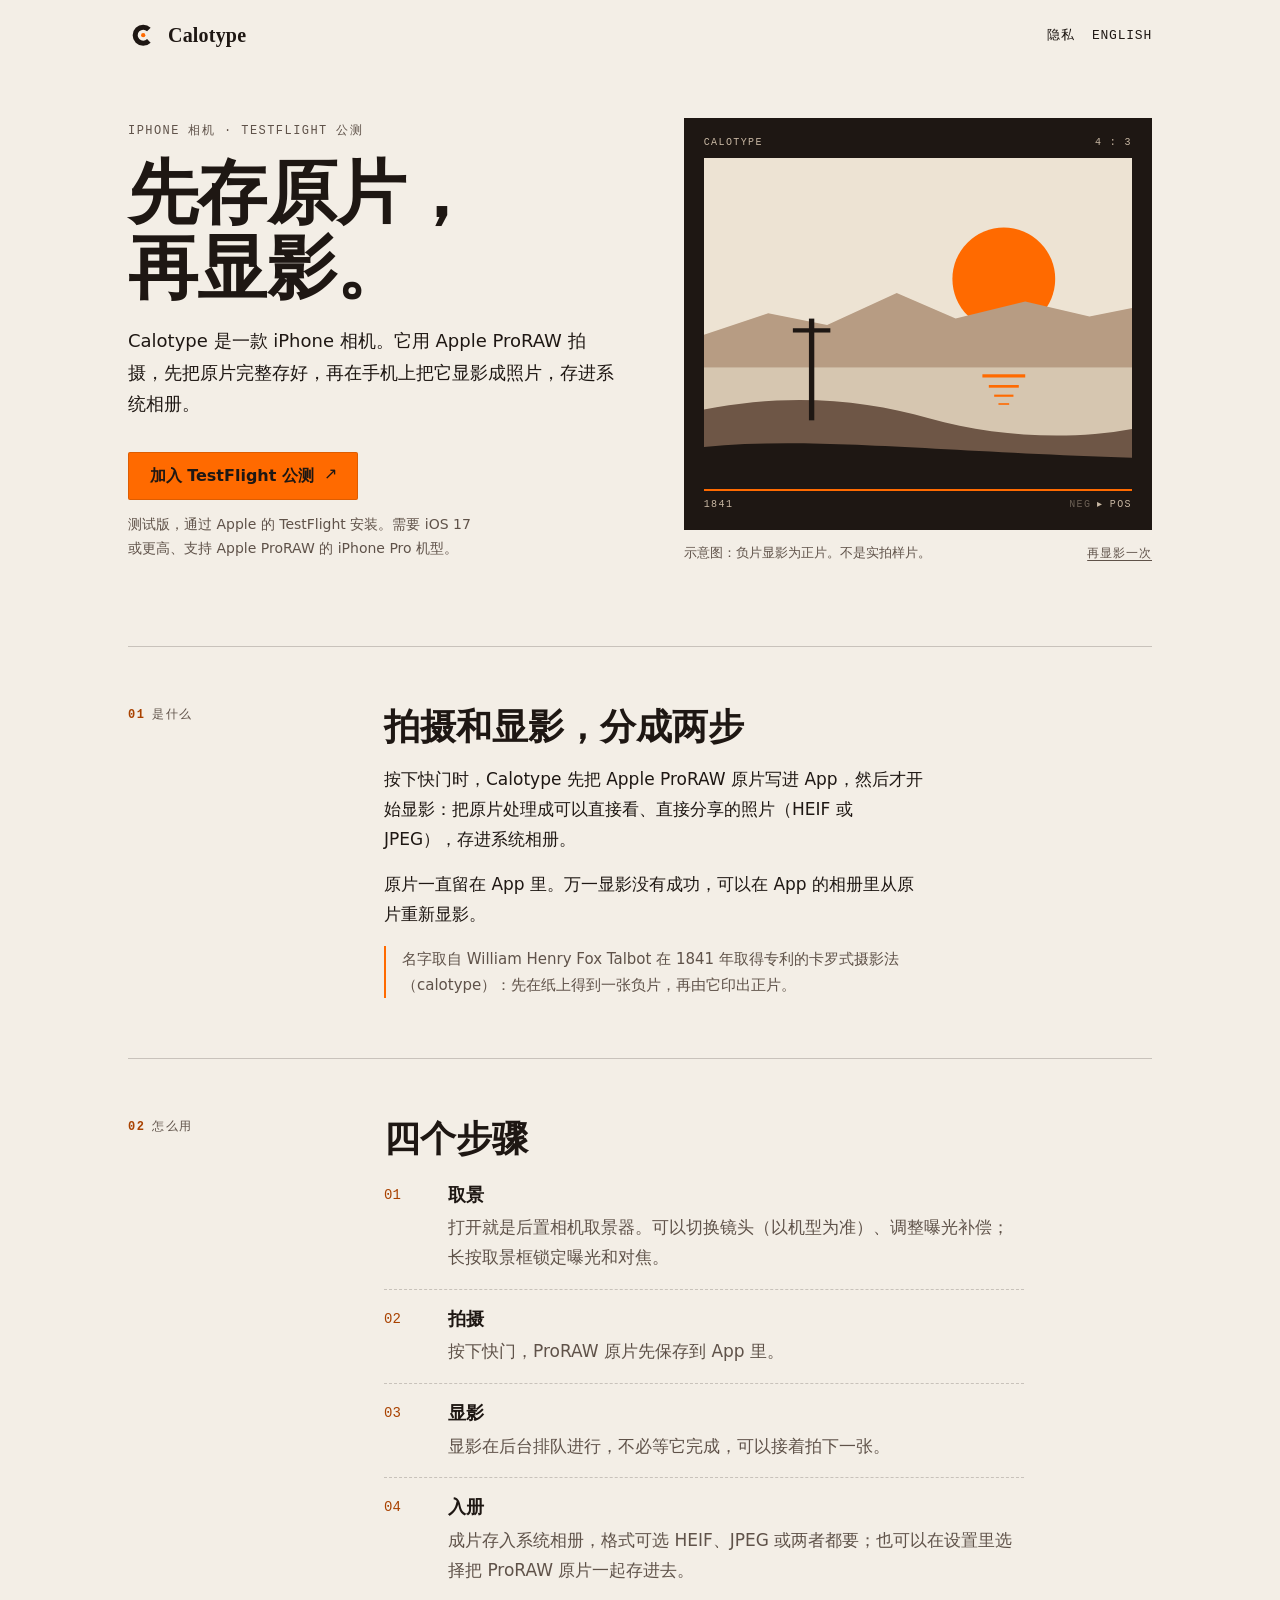
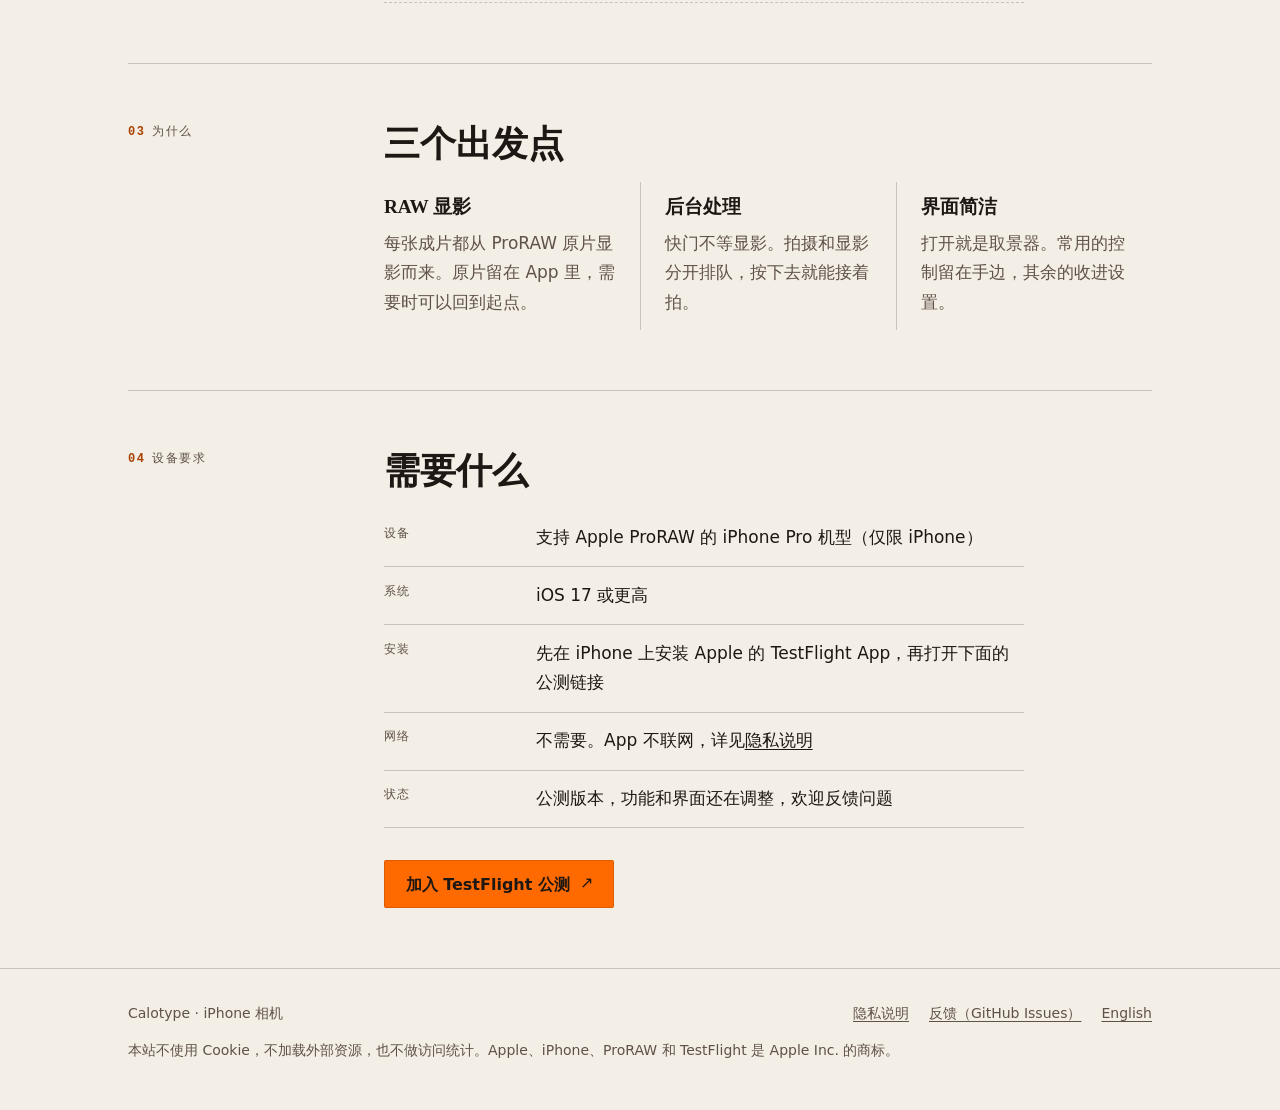
<file: index.html>
<!doctype html>
<html lang="zh-Hans">
<head>
  <meta charset="utf-8">
  <meta name="viewport" content="width=device-width, initial-scale=1">
  <meta http-equiv="Content-Security-Policy" content="default-src 'none'; style-src 'self'; script-src 'self'; img-src 'self'; base-uri 'none'; form-action 'none'">
  <meta name="referrer" content="strict-origin-when-cross-origin">
  <title>Calotype · 先存原片，再显影的 iPhone 相机</title>
  <meta name="description" content="Calotype 是一款 iPhone 相机：用 Apple ProRAW 拍摄，先把原片存好，再在手机上显影成照片。TestFlight 公测中。">
  <meta name="color-scheme" content="light dark">
  <meta name="theme-color" content="#f3eee6" media="(prefers-color-scheme: light)">
  <meta name="theme-color" content="#15100d" media="(prefers-color-scheme: dark)">
  <link rel="canonical" href="https://calotype.lfkdsk.org/">
  <link rel="alternate" hreflang="zh-Hans" href="https://calotype.lfkdsk.org/">
  <link rel="alternate" hreflang="en" href="https://calotype.lfkdsk.org/en/">
  <link rel="alternate" hreflang="x-default" href="https://calotype.lfkdsk.org/">
  <link rel="icon" href="favicon.svg" type="image/svg+xml">
  <link rel="icon" href="favicon.ico" sizes="32x32">
  <link rel="apple-touch-icon" href="apple-touch-icon.png">
  <link rel="stylesheet" href="assets/style.css">
  <meta property="og:type" content="website">
  <meta property="og:site_name" content="Calotype">
  <meta property="og:locale" content="zh_CN">
  <meta property="og:locale:alternate" content="en_US">
  <meta property="og:url" content="https://calotype.lfkdsk.org/">
  <meta property="og:title" content="Calotype · 先存原片，再显影">
  <meta property="og:description" content="用 Apple ProRAW 拍摄、在 iPhone 上显影的相机。TestFlight 公测中。">
  <meta property="og:image" content="https://calotype.lfkdsk.org/assets/og.png">
  <meta property="og:image:width" content="1200">
  <meta property="og:image:height" content="630">
  <meta property="og:image:alt" content="Calotype 的 C 形标记和名称">
  <meta name="twitter:card" content="summary_large_image">
  <script src="assets/develop.js" defer></script>
</head>
<body>
  <a class="skip" href="#main">跳到正文</a>

  <header class="wrap site-head">
    <a class="brand" href="./" aria-label="Calotype 首页">
      <svg class="mark" viewBox="0 0 1024 1024" aria-hidden="true" focusable="false">
        <path class="arc" d="M702.92 321.08A270 270 0 1 0 702.92 702.92" fill="none" stroke-width="170"/>
        <circle class="dot" cx="512" cy="512" r="72"/>
      </svg>
      <span>Calotype</span>
    </a>
    <nav class="site-nav" aria-label="站点">
      <a href="privacy.html">隐私</a>
      <a href="en/" hreflang="en" lang="en">English</a>
    </nav>
  </header>

  <main id="main">
    <div class="wrap hero">
      <div>
        <p class="eyebrow">iPhone 相机 · TestFlight 公测</p>
        <h1>先存原片，<br>再显影。</h1>
        <p class="lead">Calotype 是一款 iPhone 相机。它用 Apple ProRAW 拍摄，先把原片完整存好，再在手机上把它显影成照片，存进系统相册。</p>
        <div class="cta-row">
          <a class="cta" href="https://testflight.apple.com/join/3yMsYRav">加入 TestFlight 公测 <span class="arrow" aria-hidden="true">↗</span></a>
          <p class="cta-note">测试版，通过 Apple 的 TestFlight 安装。需要 iOS 17 或更高、支持 Apple ProRAW 的 iPhone Pro 机型。</p>
        </div>
      </div>

      <figure class="plate develop" data-develop>
        <div class="plate-frame">
          <div class="plate-edge top" aria-hidden="true"><span>Calotype</span><span>4 : 3</span></div>
          <svg class="plate-image" viewBox="0 0 800 600" aria-hidden="true" focusable="false">
            <rect width="800" height="600" fill="#ede3d3"/>
            <circle cx="560" cy="226" r="96" fill="#ff6a00"/>
            <path d="M0 330 L120 290 L230 312 L360 252 L470 300 L600 268 L720 296 L800 280 L800 392 L0 392 Z" fill="#b79c83"/>
            <path d="M0 392 L800 392 L800 600 L0 600 Z" fill="#d6c6b0"/>
            <rect x="520" y="404" width="80" height="6" fill="#ff6a00"/>
            <rect x="532" y="424" width="56" height="5" fill="#ff6a00"/>
            <rect x="542" y="442" width="36" height="4" fill="#ff6a00"/>
            <rect x="550" y="458" width="20" height="3" fill="#ff6a00"/>
            <path d="M0 470 C160 438 300 452 420 486 C540 520 680 528 800 506 L800 600 L0 600 Z" fill="#6e5646"/>
            <path d="M0 540 C200 520 420 548 800 560 L800 600 L0 600 Z" fill="#1e1713"/>
            <rect x="196" y="300" width="10" height="190" fill="#1e1713"/>
            <rect x="166" y="318" width="70" height="8" fill="#1e1713"/>
          </svg>
          <div class="plate-meter" aria-hidden="true"><span></span></div>
          <div class="plate-edge bottom" aria-hidden="true"><span>1841</span><span class="plate-states"><span class="state-neg">Neg</span><span>▸</span><span class="state-pos">Pos</span></span></div>
        </div>
        <figcaption>
          <span>示意图：负片显影为正片。不是实拍样片。</span>
          <button class="replay" type="button" data-replay hidden>再显影一次</button>
        </figcaption>
      </figure>
    </div>

    <section class="wrap section" aria-labelledby="what-title">
      <p class="section-label"><b>01</b>是什么</p>
      <div class="prose">
        <h2 id="what-title">拍摄和显影，分成两步</h2>
        <p>按下快门时，Calotype 先把 Apple ProRAW 原片写进 App，然后才开始显影：把原片处理成可以直接看、直接分享的照片（HEIF 或 JPEG），存进系统相册。</p>
        <p>原片一直留在 App 里。万一显影没有成功，可以在 App 的相册里从原片重新显影。</p>
        <p class="aside-note">名字取自 William Henry Fox Talbot 在 1841 年取得专利的卡罗式摄影法（calotype）：先在纸上得到一张负片，再由它印出正片。</p>
      </div>
    </section>

    <section class="wrap section" aria-labelledby="how-title">
      <p class="section-label"><b>02</b>怎么用</p>
      <div>
        <h2 id="how-title">四个步骤</h2>
        <ol class="steps">
          <li>
            <h3>取景</h3>
            <p>打开就是后置相机取景器。可以切换镜头（以机型为准）、调整曝光补偿；长按取景框锁定曝光和对焦。</p>
          </li>
          <li>
            <h3>拍摄</h3>
            <p>按下快门，ProRAW 原片先保存到 App 里。</p>
          </li>
          <li>
            <h3>显影</h3>
            <p>显影在后台排队进行，不必等它完成，可以接着拍下一张。</p>
          </li>
          <li>
            <h3>入册</h3>
            <p>成片存入系统相册，格式可选 HEIF、JPEG 或两者都要；也可以在设置里选择把 ProRAW 原片一起存进去。</p>
          </li>
        </ol>
      </div>
    </section>

    <section class="wrap section" aria-labelledby="why-title">
      <p class="section-label"><b>03</b>为什么</p>
      <div>
        <h2 id="why-title">三个出发点</h2>
        <dl class="notes">
          <div>
            <dt>RAW 显影</dt>
            <dd>每张成片都从 ProRAW 原片显影而来。原片留在 App 里，需要时可以回到起点。</dd>
          </div>
          <div>
            <dt>后台处理</dt>
            <dd>快门不等显影。拍摄和显影分开排队，按下去就能接着拍。</dd>
          </div>
          <div>
            <dt>界面简洁</dt>
            <dd>打开就是取景器。常用的控制留在手边，其余的收进设置。</dd>
          </div>
        </dl>
      </div>
    </section>

    <!-- Sample gallery. Add approved photos to samples/ (see samples/README.md),
         fill in the list items below, then delete the hidden attribute on this section. -->
    <section class="wrap section" id="samples" aria-labelledby="samples-title" hidden>
      <p class="section-label"><b>※</b>样片</p>
      <div>
        <h2 id="samples-title">用 Calotype 拍的照片</h2>
        <ul class="samples-grid">
          <!--
          <li>
            <figure>
              <img src="samples/01.jpg" width="1600" height="1200" loading="lazy" decoding="async" alt="画面内容的简短描述">
              <figcaption>拍摄地点或说明</figcaption>
            </figure>
          </li>
          -->
        </ul>
      </div>
    </section>

    <section class="wrap section" aria-labelledby="req-title">
      <p class="section-label"><b>04</b>设备要求</p>
      <div>
        <h2 id="req-title">需要什么</h2>
        <dl class="specs">
          <div><dt>设备</dt><dd>支持 Apple ProRAW 的 iPhone Pro 机型（仅限 iPhone）</dd></div>
          <div><dt>系统</dt><dd>iOS 17 或更高</dd></div>
          <div><dt>安装</dt><dd>先在 iPhone 上安装 Apple 的 TestFlight App，再打开下面的公测链接</dd></div>
          <div><dt>网络</dt><dd>不需要。App 不联网，详见<a href="privacy.html">隐私说明</a></dd></div>
          <div><dt>状态</dt><dd>公测版本，功能和界面还在调整，欢迎反馈问题</dd></div>
        </dl>
        <div class="cta-row closing">
          <a class="cta" href="https://testflight.apple.com/join/3yMsYRav">加入 TestFlight 公测 <span class="arrow" aria-hidden="true">↗</span></a>
        </div>
      </div>
    </section>
  </main>

  <footer class="site-foot">
    <div class="wrap">
      <p>Calotype · iPhone 相机</p>
      <ul>
        <li><a href="privacy.html">隐私说明</a></li>
        <li><a href="https://github.com/lfkdsk/calotype-site/issues">反馈（GitHub Issues）</a></li>
        <li><a href="en/" hreflang="en" lang="en">English</a></li>
      </ul>
      <p>本站不使用 Cookie，不加载外部资源，也不做访问统计。Apple、iPhone、ProRAW 和 TestFlight 是 Apple Inc. 的商标。</p>
    </div>
  </footer>
</body>
</html>
</file>
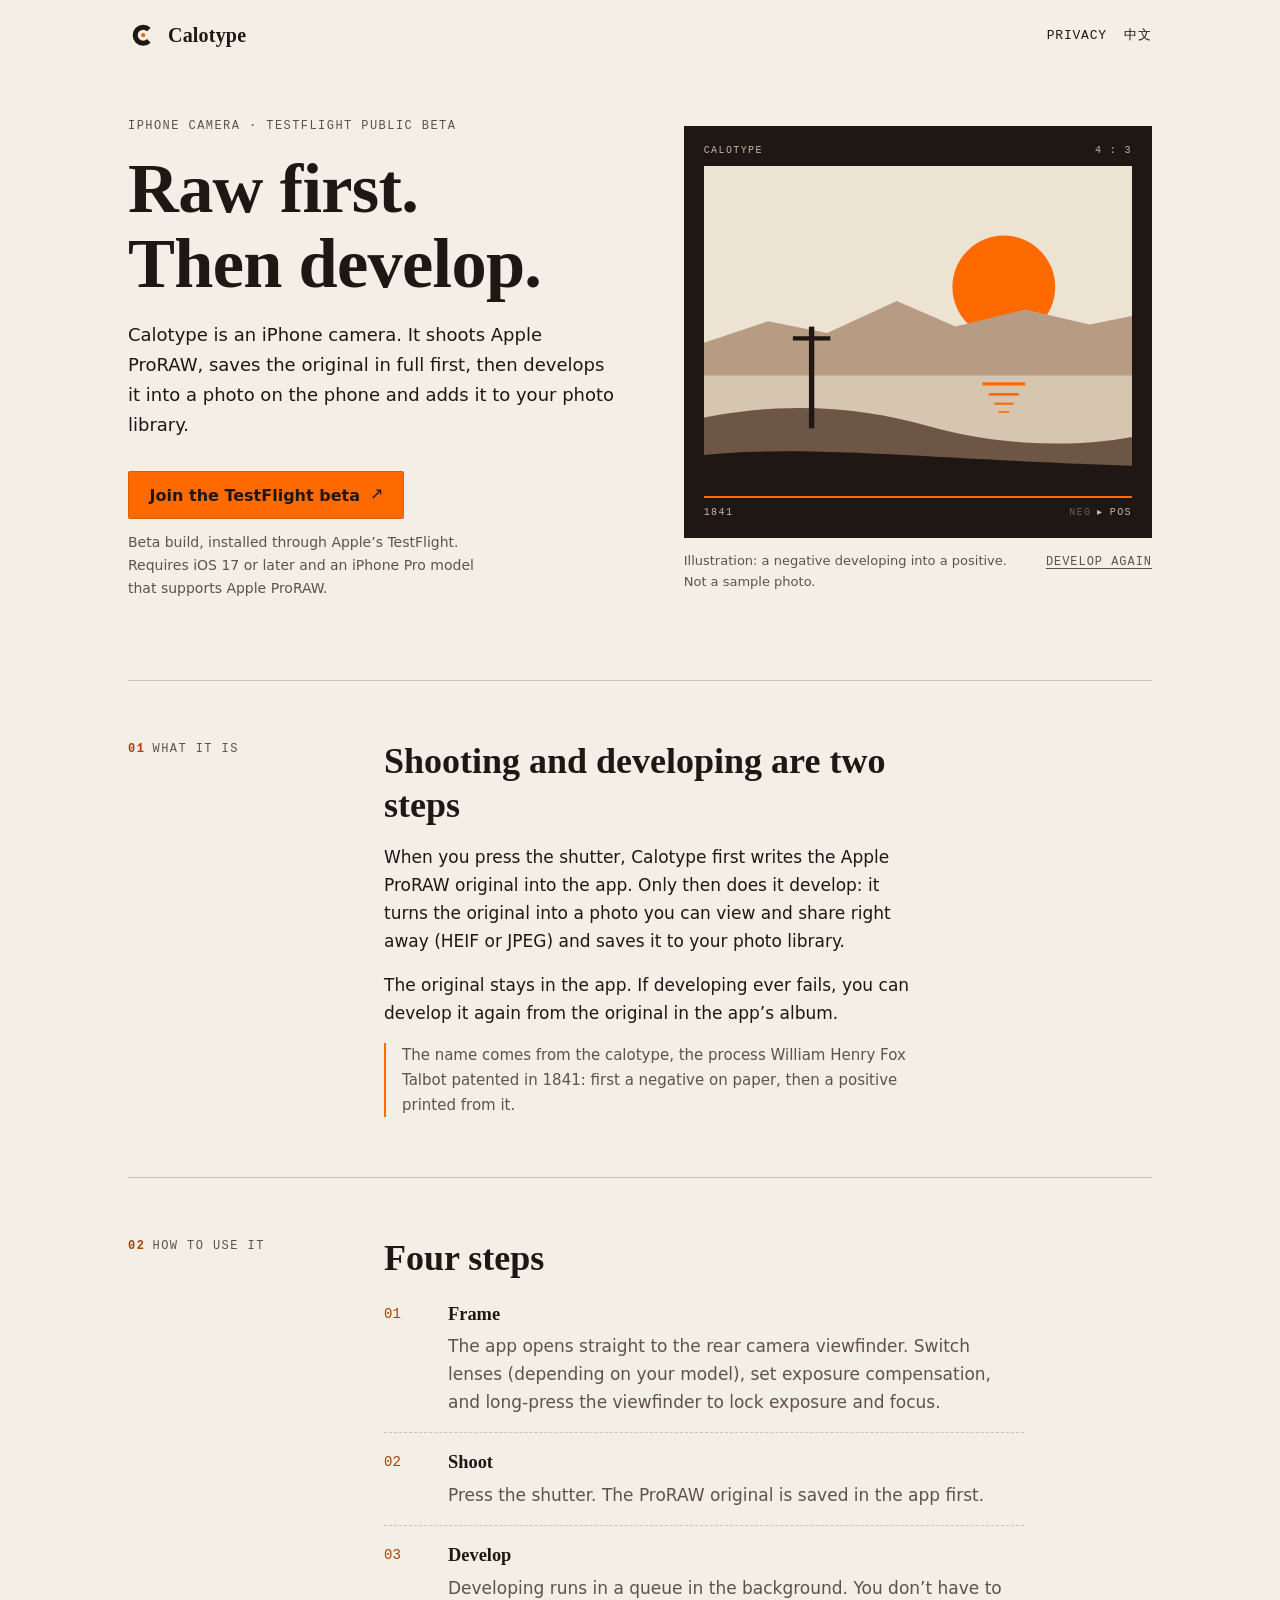
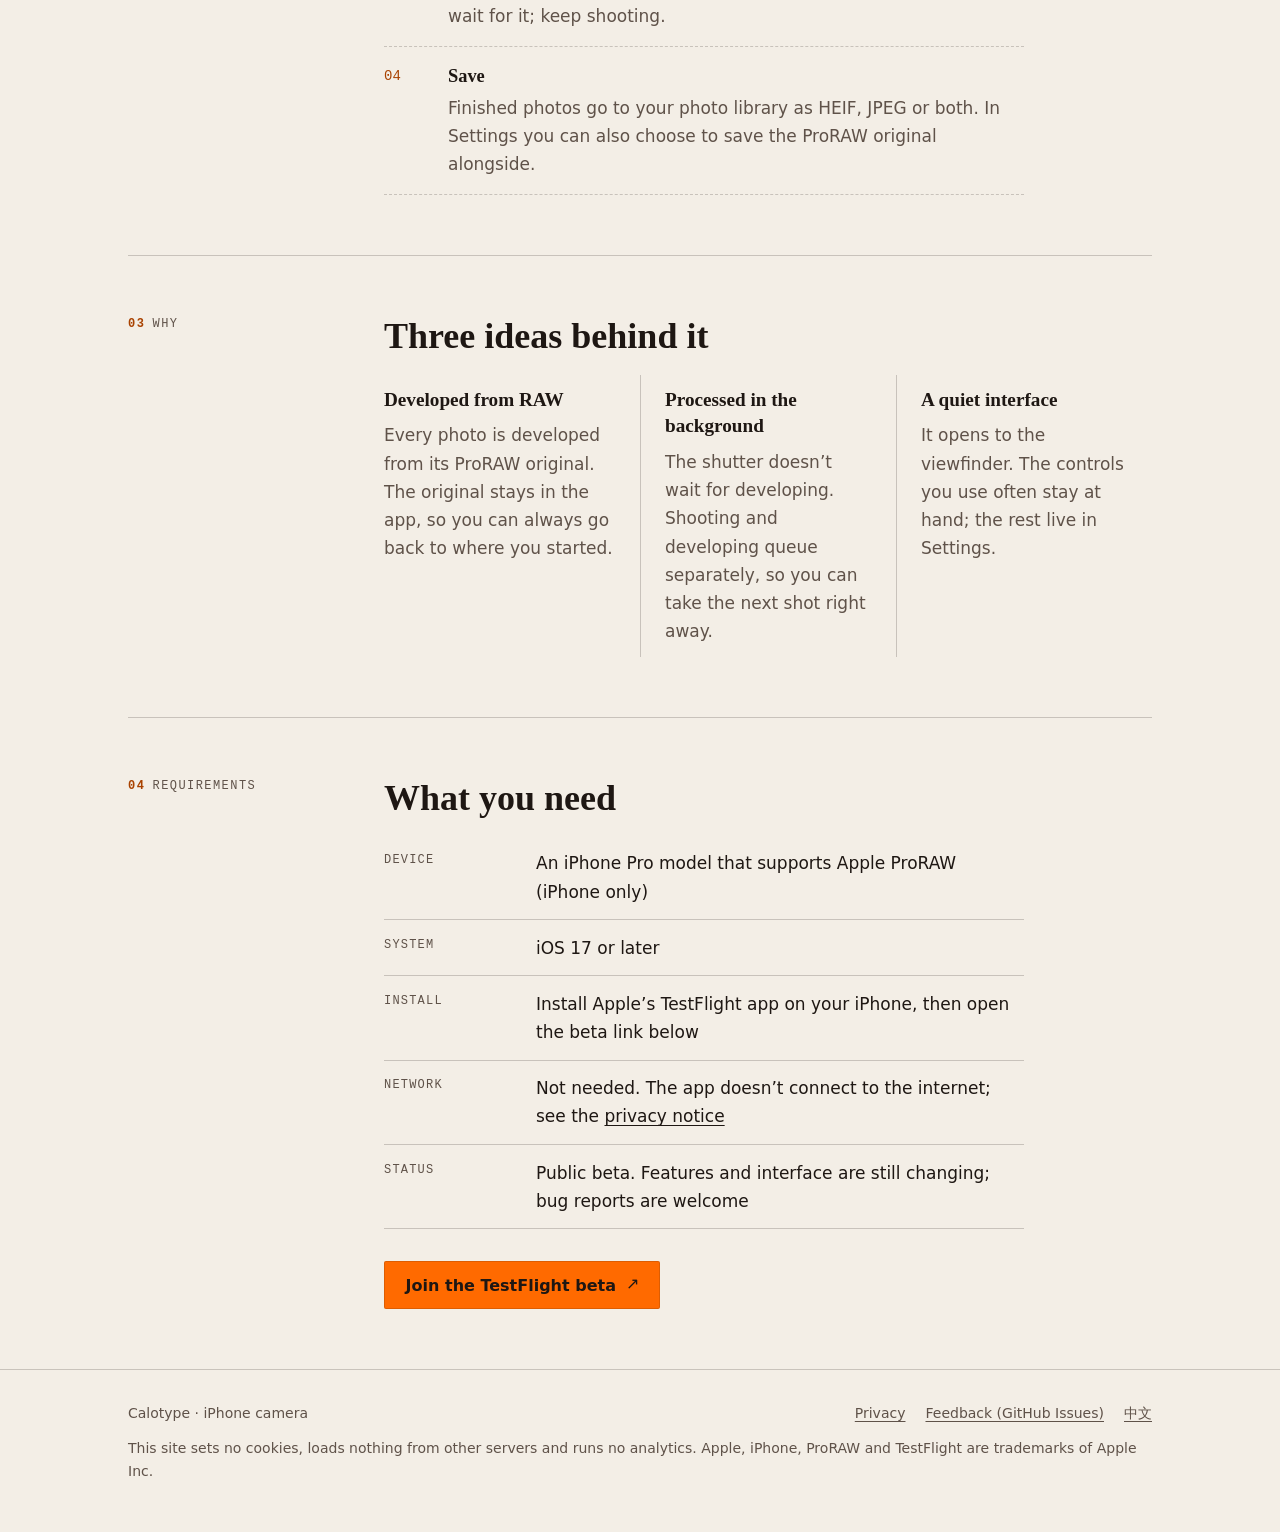
<file: en/index.html>
<!doctype html>
<html lang="en">
<head>
  <meta charset="utf-8">
  <meta name="viewport" content="width=device-width, initial-scale=1">
  <meta http-equiv="Content-Security-Policy" content="default-src 'none'; style-src 'self'; script-src 'self'; img-src 'self'; base-uri 'none'; form-action 'none'">
  <meta name="referrer" content="strict-origin-when-cross-origin">
  <title>Calotype · An iPhone camera that keeps the raw, then develops</title>
  <meta name="description" content="Calotype is an iPhone camera. It shoots Apple ProRAW, saves the original first, then develops it into a photo on the phone. Now in public beta on TestFlight.">
  <meta name="color-scheme" content="light dark">
  <meta name="theme-color" content="#f3eee6" media="(prefers-color-scheme: light)">
  <meta name="theme-color" content="#15100d" media="(prefers-color-scheme: dark)">
  <link rel="canonical" href="https://calotype.lfkdsk.org/en/">
  <link rel="alternate" hreflang="zh-Hans" href="https://calotype.lfkdsk.org/">
  <link rel="alternate" hreflang="en" href="https://calotype.lfkdsk.org/en/">
  <link rel="alternate" hreflang="x-default" href="https://calotype.lfkdsk.org/">
  <link rel="icon" href="../favicon.svg" type="image/svg+xml">
  <link rel="icon" href="../favicon.ico" sizes="32x32">
  <link rel="apple-touch-icon" href="../apple-touch-icon.png">
  <link rel="stylesheet" href="../assets/style.css">
  <meta property="og:type" content="website">
  <meta property="og:site_name" content="Calotype">
  <meta property="og:locale" content="en_US">
  <meta property="og:locale:alternate" content="zh_CN">
  <meta property="og:url" content="https://calotype.lfkdsk.org/en/">
  <meta property="og:title" content="Calotype · Raw first, then develop">
  <meta property="og:description" content="An iPhone camera that shoots Apple ProRAW and develops it on the phone. Public beta on TestFlight.">
  <meta property="og:image" content="https://calotype.lfkdsk.org/assets/og.png">
  <meta property="og:image:width" content="1200">
  <meta property="og:image:height" content="630">
  <meta property="og:image:alt" content="The Calotype C mark and name">
  <meta name="twitter:card" content="summary_large_image">
  <script src="../assets/develop.js" defer></script>
</head>
<body>
  <a class="skip" href="#main">Skip to content</a>

  <header class="wrap site-head">
    <a class="brand" href="./" aria-label="Calotype home">
      <svg class="mark" viewBox="0 0 1024 1024" aria-hidden="true" focusable="false">
        <path class="arc" d="M702.92 321.08A270 270 0 1 0 702.92 702.92" fill="none" stroke-width="170"/>
        <circle class="dot" cx="512" cy="512" r="72"/>
      </svg>
      <span>Calotype</span>
    </a>
    <nav class="site-nav" aria-label="Site">
      <a href="privacy.html">Privacy</a>
      <a href="../" hreflang="zh-Hans" lang="zh-Hans">中文</a>
    </nav>
  </header>

  <main id="main">
    <div class="wrap hero">
      <div>
        <p class="eyebrow">iPhone camera · TestFlight public beta</p>
        <h1>Raw first.<br>Then develop.</h1>
        <p class="lead">Calotype is an iPhone camera. It shoots Apple ProRAW, saves the original in full first, then develops it into a photo on the phone and adds it to your photo library.</p>
        <div class="cta-row">
          <a class="cta" href="https://testflight.apple.com/join/3yMsYRav">Join the TestFlight beta <span class="arrow" aria-hidden="true">↗</span></a>
          <p class="cta-note">Beta build, installed through Apple’s TestFlight. Requires iOS 17 or later and an iPhone Pro model that supports Apple ProRAW.</p>
        </div>
      </div>

      <figure class="plate develop" data-develop>
        <div class="plate-frame">
          <div class="plate-edge top" aria-hidden="true"><span>Calotype</span><span>4 : 3</span></div>
          <svg class="plate-image" viewBox="0 0 800 600" aria-hidden="true" focusable="false">
            <rect width="800" height="600" fill="#ede3d3"/>
            <circle cx="560" cy="226" r="96" fill="#ff6a00"/>
            <path d="M0 330 L120 290 L230 312 L360 252 L470 300 L600 268 L720 296 L800 280 L800 392 L0 392 Z" fill="#b79c83"/>
            <path d="M0 392 L800 392 L800 600 L0 600 Z" fill="#d6c6b0"/>
            <rect x="520" y="404" width="80" height="6" fill="#ff6a00"/>
            <rect x="532" y="424" width="56" height="5" fill="#ff6a00"/>
            <rect x="542" y="442" width="36" height="4" fill="#ff6a00"/>
            <rect x="550" y="458" width="20" height="3" fill="#ff6a00"/>
            <path d="M0 470 C160 438 300 452 420 486 C540 520 680 528 800 506 L800 600 L0 600 Z" fill="#6e5646"/>
            <path d="M0 540 C200 520 420 548 800 560 L800 600 L0 600 Z" fill="#1e1713"/>
            <rect x="196" y="300" width="10" height="190" fill="#1e1713"/>
            <rect x="166" y="318" width="70" height="8" fill="#1e1713"/>
          </svg>
          <div class="plate-meter" aria-hidden="true"><span></span></div>
          <div class="plate-edge bottom" aria-hidden="true"><span>1841</span><span class="plate-states"><span class="state-neg">Neg</span><span>▸</span><span class="state-pos">Pos</span></span></div>
        </div>
        <figcaption>
          <span>Illustration: a negative developing into a positive. Not a sample photo.</span>
          <button class="replay" type="button" data-replay hidden>Develop again</button>
        </figcaption>
      </figure>
    </div>

    <section class="wrap section" aria-labelledby="what-title">
      <p class="section-label"><b>01</b>What it is</p>
      <div class="prose">
        <h2 id="what-title">Shooting and developing are two steps</h2>
        <p>When you press the shutter, Calotype first writes the Apple ProRAW original into the app. Only then does it develop: it turns the original into a photo you can view and share right away (HEIF or JPEG) and saves it to your photo library.</p>
        <p>The original stays in the app. If developing ever fails, you can develop it again from the original in the app’s album.</p>
        <p class="aside-note">The name comes from the calotype, the process William Henry Fox Talbot patented in 1841: first a negative on paper, then a positive printed from it.</p>
      </div>
    </section>

    <section class="wrap section" aria-labelledby="how-title">
      <p class="section-label"><b>02</b>How to use it</p>
      <div>
        <h2 id="how-title">Four steps</h2>
        <ol class="steps">
          <li>
            <h3>Frame</h3>
            <p>The app opens straight to the rear camera viewfinder. Switch lenses (depending on your model), set exposure compensation, and long-press the viewfinder to lock exposure and focus.</p>
          </li>
          <li>
            <h3>Shoot</h3>
            <p>Press the shutter. The ProRAW original is saved in the app first.</p>
          </li>
          <li>
            <h3>Develop</h3>
            <p>Developing runs in a queue in the background. You don’t have to wait for it; keep shooting.</p>
          </li>
          <li>
            <h3>Save</h3>
            <p>Finished photos go to your photo library as HEIF, JPEG or both. In Settings you can also choose to save the ProRAW original alongside.</p>
          </li>
        </ol>
      </div>
    </section>

    <section class="wrap section" aria-labelledby="why-title">
      <p class="section-label"><b>03</b>Why</p>
      <div>
        <h2 id="why-title">Three ideas behind it</h2>
        <dl class="notes">
          <div>
            <dt>Developed from RAW</dt>
            <dd>Every photo is developed from its ProRAW original. The original stays in the app, so you can always go back to where you started.</dd>
          </div>
          <div>
            <dt>Processed in the background</dt>
            <dd>The shutter doesn’t wait for developing. Shooting and developing queue separately, so you can take the next shot right away.</dd>
          </div>
          <div>
            <dt>A quiet interface</dt>
            <dd>It opens to the viewfinder. The controls you use often stay at hand; the rest live in Settings.</dd>
          </div>
        </dl>
      </div>
    </section>

    <!-- Sample gallery. Add approved photos to samples/ (see samples/README.md),
         fill in the list items below, then delete the hidden attribute on this section. -->
    <section class="wrap section" id="samples" aria-labelledby="samples-title" hidden>
      <p class="section-label"><b>※</b>Samples</p>
      <div>
        <h2 id="samples-title">Photos taken with Calotype</h2>
        <ul class="samples-grid">
          <!--
          <li>
            <figure>
              <img src="../samples/01.jpg" width="1600" height="1200" loading="lazy" decoding="async" alt="Short description of what the photo shows">
              <figcaption>Place or note</figcaption>
            </figure>
          </li>
          -->
        </ul>
      </div>
    </section>

    <section class="wrap section" aria-labelledby="req-title">
      <p class="section-label"><b>04</b>Requirements</p>
      <div>
        <h2 id="req-title">What you need</h2>
        <dl class="specs">
          <div><dt>Device</dt><dd>An iPhone Pro model that supports Apple ProRAW (iPhone only)</dd></div>
          <div><dt>System</dt><dd>iOS 17 or later</dd></div>
          <div><dt>Install</dt><dd>Install Apple’s TestFlight app on your iPhone, then open the beta link below</dd></div>
          <div><dt>Network</dt><dd>Not needed. The app doesn’t connect to the internet; see the <a href="privacy.html">privacy notice</a></dd></div>
          <div><dt>Status</dt><dd>Public beta. Features and interface are still changing; bug reports are welcome</dd></div>
        </dl>
        <div class="cta-row closing">
          <a class="cta" href="https://testflight.apple.com/join/3yMsYRav">Join the TestFlight beta <span class="arrow" aria-hidden="true">↗</span></a>
        </div>
      </div>
    </section>
  </main>

  <footer class="site-foot">
    <div class="wrap">
      <p>Calotype · iPhone camera</p>
      <ul>
        <li><a href="privacy.html">Privacy</a></li>
        <li><a href="https://github.com/lfkdsk/calotype-site/issues">Feedback (GitHub Issues)</a></li>
        <li><a href="../" hreflang="zh-Hans" lang="zh-Hans">中文</a></li>
      </ul>
      <p>This site sets no cookies, loads nothing from other servers and runs no analytics. Apple, iPhone, ProRAW and TestFlight are trademarks of Apple Inc.</p>
    </div>
  </footer>
</body>
</html>
</file>
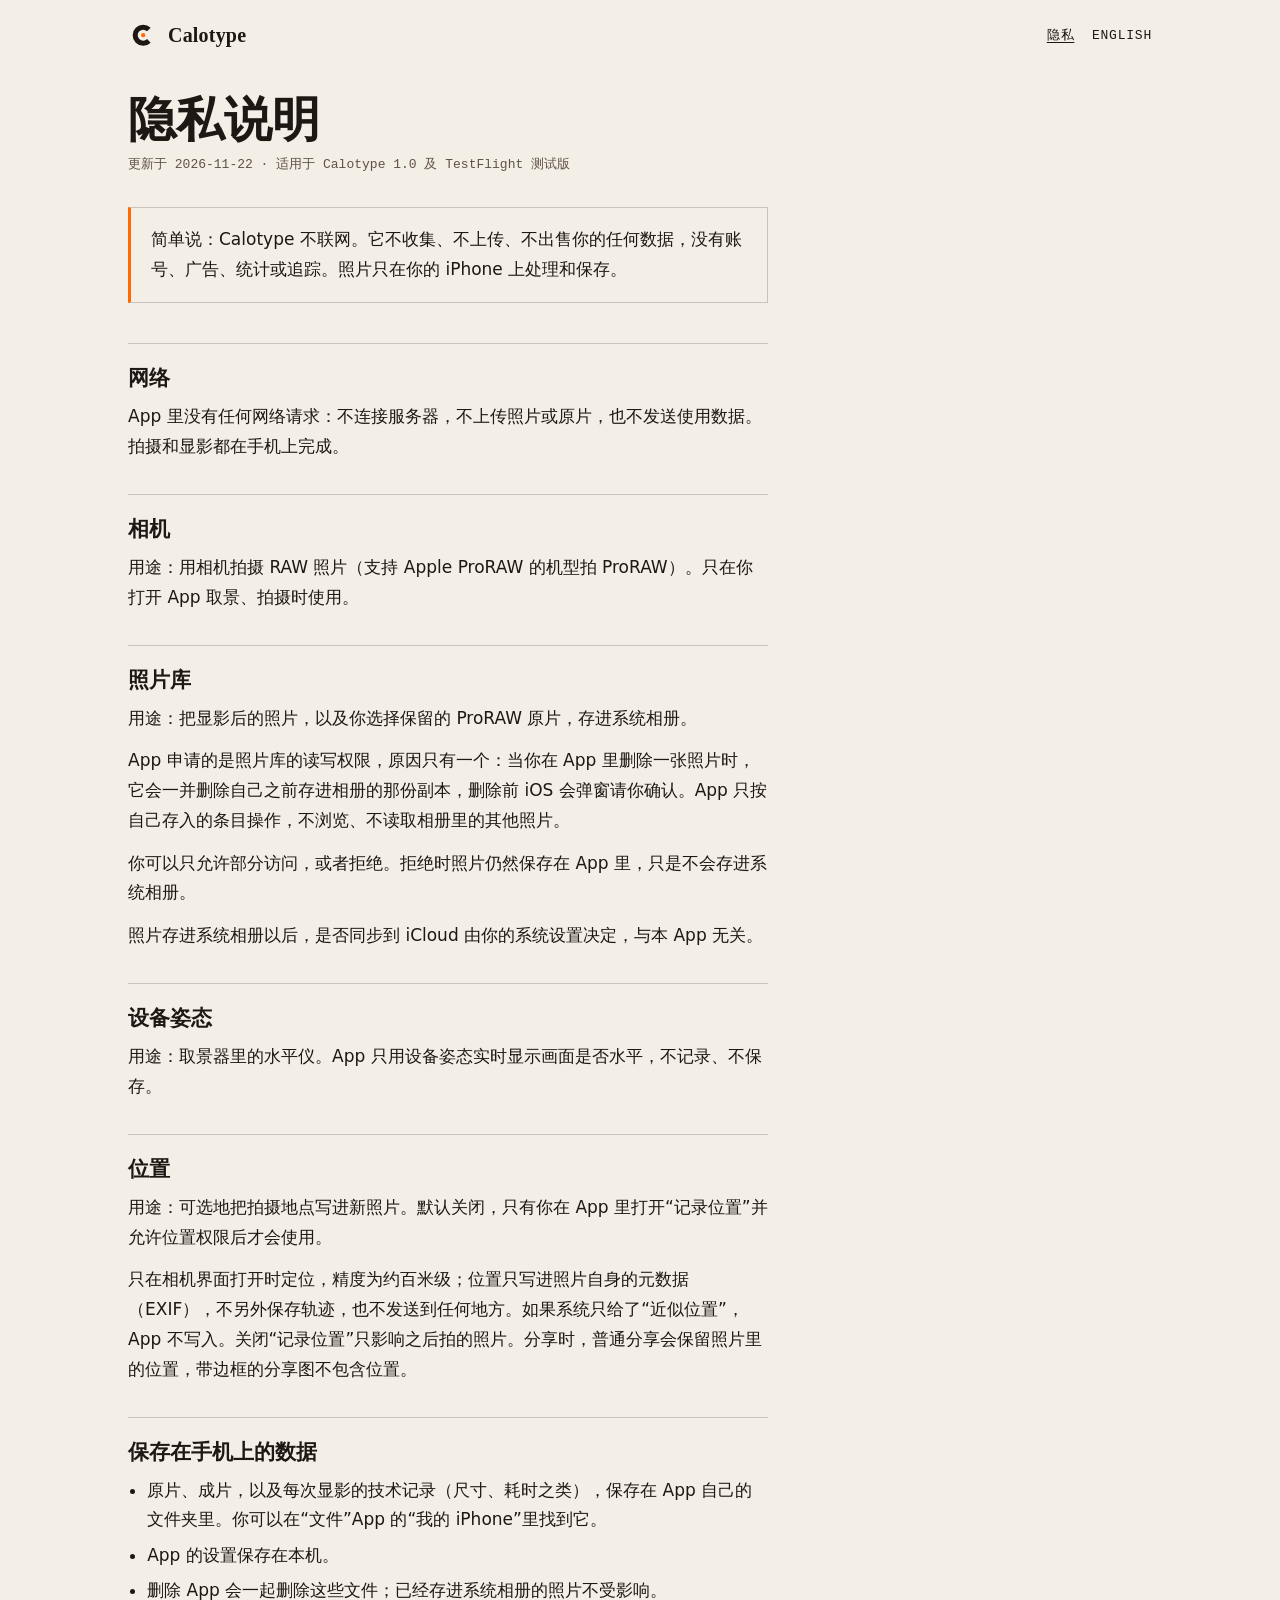
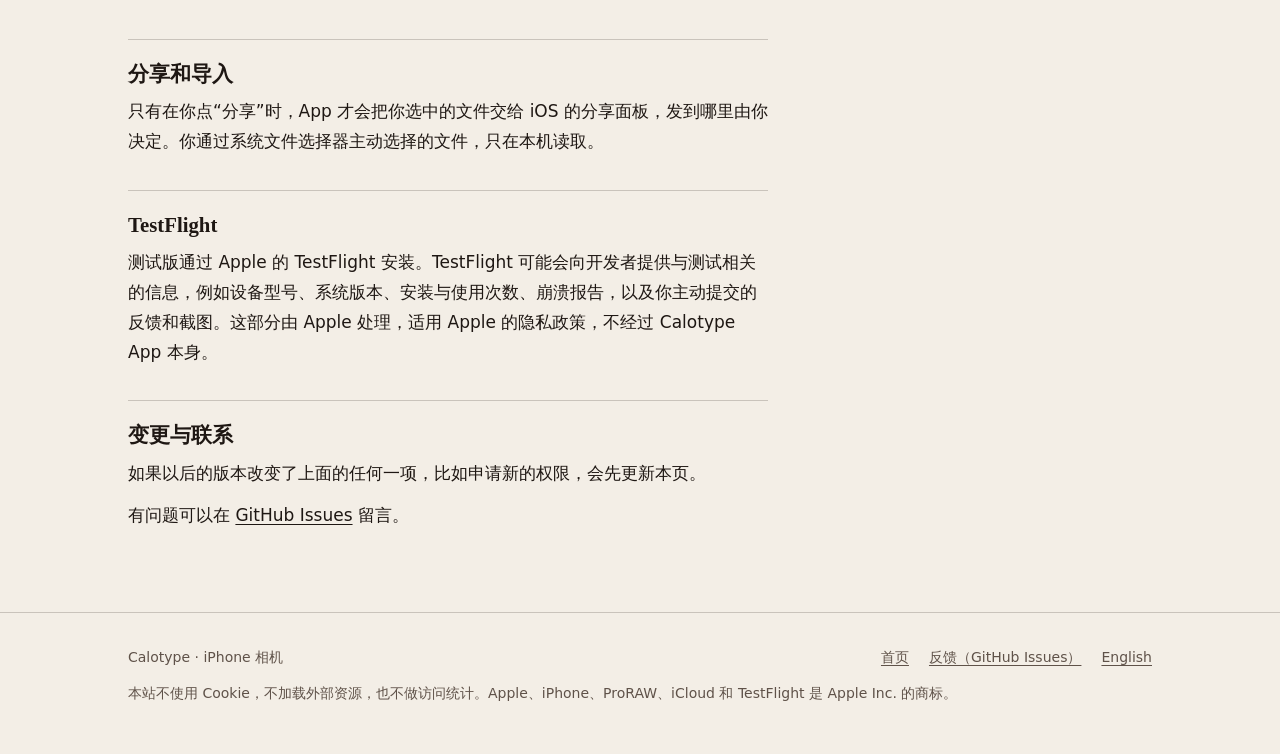
<file: privacy.html>
<!doctype html>
<html lang="zh-Hans">
<head>
  <meta charset="utf-8">
  <meta name="viewport" content="width=device-width, initial-scale=1">
  <meta http-equiv="Content-Security-Policy" content="default-src 'none'; style-src 'self'; img-src 'self'; base-uri 'none'; form-action 'none'">
  <meta name="referrer" content="strict-origin-when-cross-origin">
  <title>隐私说明 · Calotype</title>
  <meta name="description" content="Calotype 不联网，不收集、不上传你的数据。这里说明它使用的每一项权限。">
  <meta name="color-scheme" content="light dark">
  <meta name="theme-color" content="#f3eee6" media="(prefers-color-scheme: light)">
  <meta name="theme-color" content="#15100d" media="(prefers-color-scheme: dark)">
  <link rel="canonical" href="https://calotype.lfkdsk.org/privacy.html">
  <link rel="alternate" hreflang="zh-Hans" href="https://calotype.lfkdsk.org/privacy.html">
  <link rel="alternate" hreflang="en" href="https://calotype.lfkdsk.org/en/privacy.html">
  <link rel="icon" href="favicon.svg" type="image/svg+xml">
  <link rel="icon" href="favicon.ico" sizes="32x32">
  <link rel="apple-touch-icon" href="apple-touch-icon.png">
  <link rel="stylesheet" href="assets/style.css">
  <meta property="og:type" content="article">
  <meta property="og:site_name" content="Calotype">
  <meta property="og:locale" content="zh_CN">
  <meta property="og:url" content="https://calotype.lfkdsk.org/privacy.html">
  <meta property="og:title" content="Calotype 隐私说明">
  <meta property="og:description" content="Calotype 不联网，不收集、不上传你的数据。">
  <meta property="og:image" content="https://calotype.lfkdsk.org/assets/og.png">
  <meta property="og:image:width" content="1200">
  <meta property="og:image:height" content="630">
  <meta property="og:image:alt" content="Calotype 的 C 形标记和名称">
  <meta name="twitter:card" content="summary_large_image">
</head>
<body>
  <a class="skip" href="#main">跳到正文</a>

  <header class="wrap site-head">
    <a class="brand" href="./" aria-label="Calotype 首页">
      <svg class="mark" viewBox="0 0 1024 1024" aria-hidden="true" focusable="false">
        <path class="arc" d="M702.92 321.08A270 270 0 1 0 702.92 702.92" fill="none" stroke-width="170"/>
        <circle class="dot" cx="512" cy="512" r="72"/>
      </svg>
      <span>Calotype</span>
    </a>
    <nav class="site-nav" aria-label="站点">
      <a href="privacy.html" aria-current="page">隐私</a>
      <a href="en/privacy.html" hreflang="en" lang="en">English</a>
    </nav>
  </header>

  <main id="main" class="wrap doc">
    <h1>隐私说明</h1>
    <p class="updated">更新于 2026-11-22 · 适用于 Calotype 1.0 及 TestFlight 测试版</p>

    <div class="summary">
      <p>简单说：Calotype 不联网。它不收集、不上传、不出售你的任何数据，没有账号、广告、统计或追踪。照片只在你的 iPhone 上处理和保存。</p>
    </div>

    <section aria-labelledby="p-net">
      <h2 id="p-net">网络</h2>
      <p>App 里没有任何网络请求：不连接服务器，不上传照片或原片，也不发送使用数据。拍摄和显影都在手机上完成。</p>
    </section>

    <section aria-labelledby="p-camera">
      <h2 id="p-camera">相机</h2>
      <p>用途：用相机拍摄 RAW 照片（支持 Apple ProRAW 的机型拍 ProRAW）。只在你打开 App 取景、拍摄时使用。</p>
    </section>

    <section aria-labelledby="p-photos">
      <h2 id="p-photos">照片库</h2>
      <p>用途：把显影后的照片，以及你选择保留的 ProRAW 原片，存进系统相册。</p>
      <p>App 申请的是照片库的读写权限，原因只有一个：当你在 App 里删除一张照片时，它会一并删除自己之前存进相册的那份副本，删除前 iOS 会弹窗请你确认。App 只按自己存入的条目操作，不浏览、不读取相册里的其他照片。</p>
      <p>你可以只允许部分访问，或者拒绝。拒绝时照片仍然保存在 App 里，只是不会存进系统相册。</p>
      <p>照片存进系统相册以后，是否同步到 iCloud 由你的系统设置决定，与本 App 无关。</p>
    </section>

    <section aria-labelledby="p-motion">
      <h2 id="p-motion">设备姿态</h2>
      <p>用途：取景器里的水平仪。App 只用设备姿态实时显示画面是否水平，不记录、不保存。</p>
    </section>

    <section aria-labelledby="p-location">
      <h2 id="p-location">位置</h2>
      <p>用途：可选地把拍摄地点写进新照片。默认关闭，只有你在 App 里打开“记录位置”并允许位置权限后才会使用。</p>
      <p>只在相机界面打开时定位，精度为约百米级；位置只写进照片自身的元数据（EXIF），不另外保存轨迹，也不发送到任何地方。如果系统只给了“近似位置”，App 不写入。关闭“记录位置”只影响之后拍的照片。分享时，普通分享会保留照片里的位置，带边框的分享图不包含位置。</p>
    </section>

    <section aria-labelledby="p-local">
      <h2 id="p-local">保存在手机上的数据</h2>
      <ul>
        <li>原片、成片，以及每次显影的技术记录（尺寸、耗时之类），保存在 App 自己的文件夹里。你可以在“文件”App 的“我的 iPhone”里找到它。</li>
        <li>App 的设置保存在本机。</li>
        <li>删除 App 会一起删除这些文件；已经存进系统相册的照片不受影响。</li>
      </ul>
    </section>

    <section aria-labelledby="p-share">
      <h2 id="p-share">分享和导入</h2>
      <p>只有在你点“分享”时，App 才会把你选中的文件交给 iOS 的分享面板，发到哪里由你决定。你通过系统文件选择器主动选择的文件，只在本机读取。</p>
    </section>

    <section aria-labelledby="p-tf">
      <h2 id="p-tf">TestFlight</h2>
      <p>测试版通过 Apple 的 TestFlight 安装。TestFlight 可能会向开发者提供与测试相关的信息，例如设备型号、系统版本、安装与使用次数、崩溃报告，以及你主动提交的反馈和截图。这部分由 Apple 处理，适用 Apple 的隐私政策，不经过 Calotype App 本身。</p>
    </section>

    <section aria-labelledby="p-change">
      <h2 id="p-change">变更与联系</h2>
      <p>如果以后的版本改变了上面的任何一项，比如申请新的权限，会先更新本页。</p>
      <p>有问题可以在 <a href="https://github.com/lfkdsk/calotype-site/issues">GitHub Issues</a> 留言。</p>
    </section>
  </main>

  <footer class="site-foot">
    <div class="wrap">
      <p>Calotype · iPhone 相机</p>
      <ul>
        <li><a href="./">首页</a></li>
        <li><a href="https://github.com/lfkdsk/calotype-site/issues">反馈（GitHub Issues）</a></li>
        <li><a href="en/privacy.html" hreflang="en" lang="en">English</a></li>
      </ul>
      <p>本站不使用 Cookie，不加载外部资源，也不做访问统计。Apple、iPhone、ProRAW、iCloud 和 TestFlight 是 Apple Inc. 的商标。</p>
    </div>
  </footer>
</body>
</html>
</file>
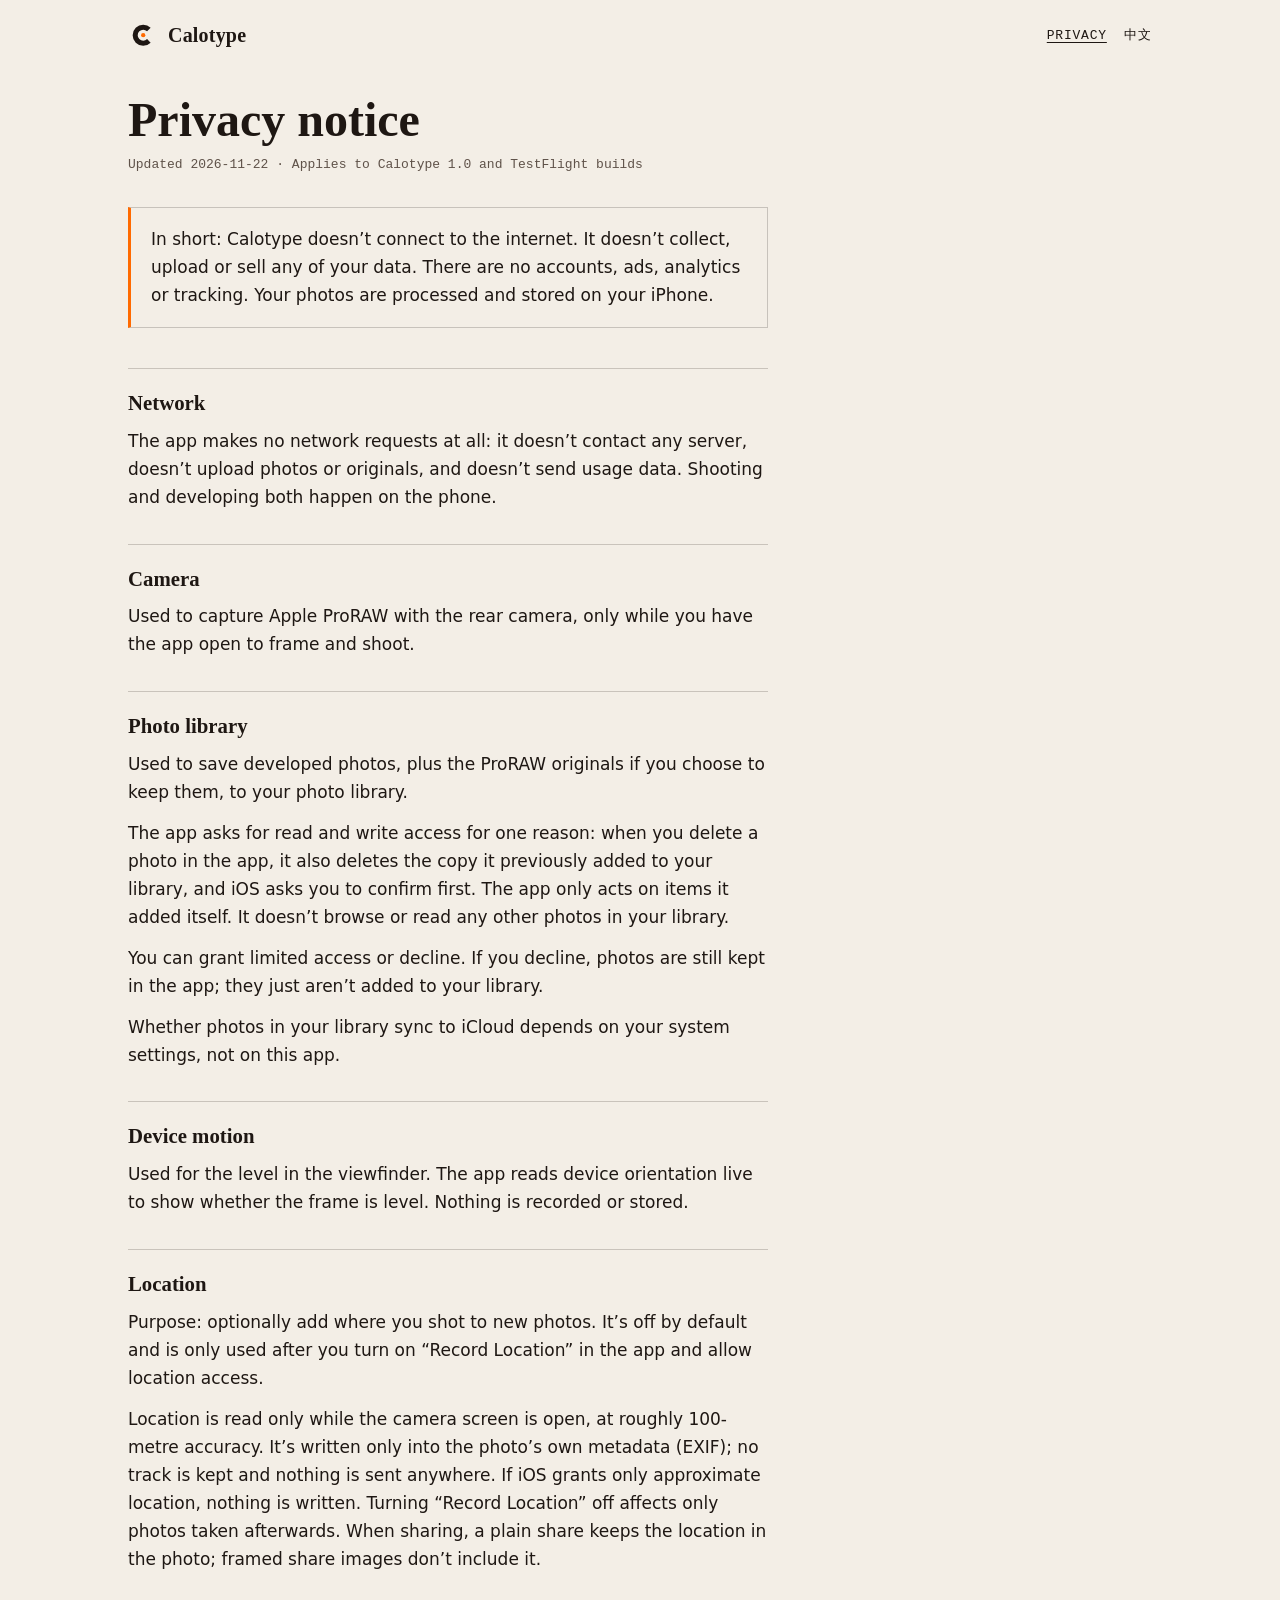
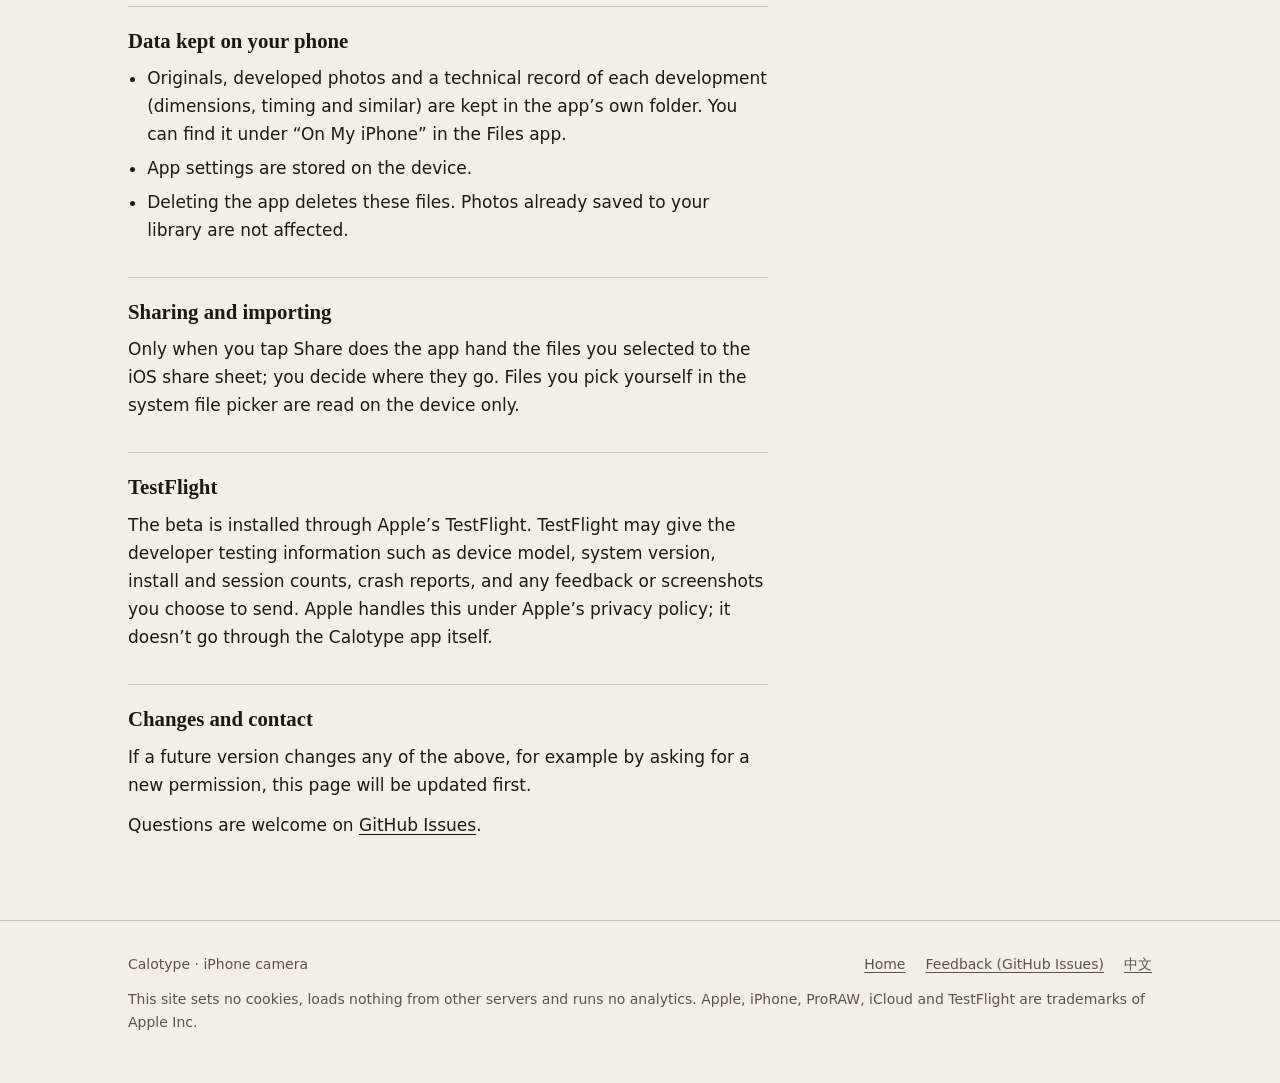
<file: en/privacy.html>
<!doctype html>
<html lang="en">
<head>
  <meta charset="utf-8">
  <meta name="viewport" content="width=device-width, initial-scale=1">
  <meta http-equiv="Content-Security-Policy" content="default-src 'none'; style-src 'self'; img-src 'self'; base-uri 'none'; form-action 'none'">
  <meta name="referrer" content="strict-origin-when-cross-origin">
  <title>Privacy · Calotype</title>
  <meta name="description" content="Calotype doesn’t connect to the internet and doesn’t collect or upload your data. Every permission it uses is explained here.">
  <meta name="color-scheme" content="light dark">
  <meta name="theme-color" content="#f3eee6" media="(prefers-color-scheme: light)">
  <meta name="theme-color" content="#15100d" media="(prefers-color-scheme: dark)">
  <link rel="canonical" href="https://calotype.lfkdsk.org/en/privacy.html">
  <link rel="alternate" hreflang="zh-Hans" href="https://calotype.lfkdsk.org/privacy.html">
  <link rel="alternate" hreflang="en" href="https://calotype.lfkdsk.org/en/privacy.html">
  <link rel="icon" href="../favicon.svg" type="image/svg+xml">
  <link rel="icon" href="../favicon.ico" sizes="32x32">
  <link rel="apple-touch-icon" href="../apple-touch-icon.png">
  <link rel="stylesheet" href="../assets/style.css">
  <meta property="og:type" content="article">
  <meta property="og:site_name" content="Calotype">
  <meta property="og:locale" content="en_US">
  <meta property="og:url" content="https://calotype.lfkdsk.org/en/privacy.html">
  <meta property="og:title" content="Calotype privacy notice">
  <meta property="og:description" content="Calotype doesn’t connect to the internet and doesn’t collect or upload your data.">
  <meta property="og:image" content="https://calotype.lfkdsk.org/assets/og.png">
  <meta property="og:image:width" content="1200">
  <meta property="og:image:height" content="630">
  <meta property="og:image:alt" content="The Calotype C mark and name">
  <meta name="twitter:card" content="summary_large_image">
</head>
<body>
  <a class="skip" href="#main">Skip to content</a>

  <header class="wrap site-head">
    <a class="brand" href="./" aria-label="Calotype home">
      <svg class="mark" viewBox="0 0 1024 1024" aria-hidden="true" focusable="false">
        <path class="arc" d="M702.92 321.08A270 270 0 1 0 702.92 702.92" fill="none" stroke-width="170"/>
        <circle class="dot" cx="512" cy="512" r="72"/>
      </svg>
      <span>Calotype</span>
    </a>
    <nav class="site-nav" aria-label="Site">
      <a href="privacy.html" aria-current="page">Privacy</a>
      <a href="../privacy.html" hreflang="zh-Hans" lang="zh-Hans">中文</a>
    </nav>
  </header>

  <main id="main" class="wrap doc">
    <h1>Privacy notice</h1>
    <p class="updated">Updated 2026-11-22 · Applies to Calotype 1.0 and TestFlight builds</p>

    <div class="summary">
      <p>In short: Calotype doesn’t connect to the internet. It doesn’t collect, upload or sell any of your data. There are no accounts, ads, analytics or tracking. Your photos are processed and stored on your iPhone.</p>
    </div>

    <section aria-labelledby="p-net">
      <h2 id="p-net">Network</h2>
      <p>The app makes no network requests at all: it doesn’t contact any server, doesn’t upload photos or originals, and doesn’t send usage data. Shooting and developing both happen on the phone.</p>
    </section>

    <section aria-labelledby="p-camera">
      <h2 id="p-camera">Camera</h2>
      <p>Used to capture Apple ProRAW with the rear camera, only while you have the app open to frame and shoot.</p>
    </section>

    <section aria-labelledby="p-photos">
      <h2 id="p-photos">Photo library</h2>
      <p>Used to save developed photos, plus the ProRAW originals if you choose to keep them, to your photo library.</p>
      <p>The app asks for read and write access for one reason: when you delete a photo in the app, it also deletes the copy it previously added to your library, and iOS asks you to confirm first. The app only acts on items it added itself. It doesn’t browse or read any other photos in your library.</p>
      <p>You can grant limited access or decline. If you decline, photos are still kept in the app; they just aren’t added to your library.</p>
      <p>Whether photos in your library sync to iCloud depends on your system settings, not on this app.</p>
    </section>

    <section aria-labelledby="p-motion">
      <h2 id="p-motion">Device motion</h2>
      <p>Used for the level in the viewfinder. The app reads device orientation live to show whether the frame is level. Nothing is recorded or stored.</p>
    </section>

    <section aria-labelledby="p-location">
      <h2 id="p-location">Location</h2>
      <p>Purpose: optionally add where you shot to new photos. It’s off by default and is only used after you turn on “Record Location” in the app and allow location access.</p>
      <p>Location is read only while the camera screen is open, at roughly 100-metre accuracy. It’s written only into the photo’s own metadata (EXIF); no track is kept and nothing is sent anywhere. If iOS grants only approximate location, nothing is written. Turning “Record Location” off affects only photos taken afterwards. When sharing, a plain share keeps the location in the photo; framed share images don’t include it.</p>
    </section>

    <section aria-labelledby="p-local">
      <h2 id="p-local">Data kept on your phone</h2>
      <ul>
        <li>Originals, developed photos and a technical record of each development (dimensions, timing and similar) are kept in the app’s own folder. You can find it under “On My iPhone” in the Files app.</li>
        <li>App settings are stored on the device.</li>
        <li>Deleting the app deletes these files. Photos already saved to your library are not affected.</li>
      </ul>
    </section>

    <section aria-labelledby="p-share">
      <h2 id="p-share">Sharing and importing</h2>
      <p>Only when you tap Share does the app hand the files you selected to the iOS share sheet; you decide where they go. Files you pick yourself in the system file picker are read on the device only.</p>
    </section>

    <section aria-labelledby="p-tf">
      <h2 id="p-tf">TestFlight</h2>
      <p>The beta is installed through Apple’s TestFlight. TestFlight may give the developer testing information such as device model, system version, install and session counts, crash reports, and any feedback or screenshots you choose to send. Apple handles this under Apple’s privacy policy; it doesn’t go through the Calotype app itself.</p>
    </section>

    <section aria-labelledby="p-change">
      <h2 id="p-change">Changes and contact</h2>
      <p>If a future version changes any of the above, for example by asking for a new permission, this page will be updated first.</p>
      <p>Questions are welcome on <a href="https://github.com/lfkdsk/calotype-site/issues">GitHub Issues</a>.</p>
    </section>
  </main>

  <footer class="site-foot">
    <div class="wrap">
      <p>Calotype · iPhone camera</p>
      <ul>
        <li><a href="./">Home</a></li>
        <li><a href="https://github.com/lfkdsk/calotype-site/issues">Feedback (GitHub Issues)</a></li>
        <li><a href="../privacy.html" hreflang="zh-Hans" lang="zh-Hans">中文</a></li>
      </ul>
      <p>This site sets no cookies, loads nothing from other servers and runs no analytics. Apple, iPhone, ProRAW, iCloud and TestFlight are trademarks of Apple Inc.</p>
    </div>
  </footer>
</body>
</html>
</file>
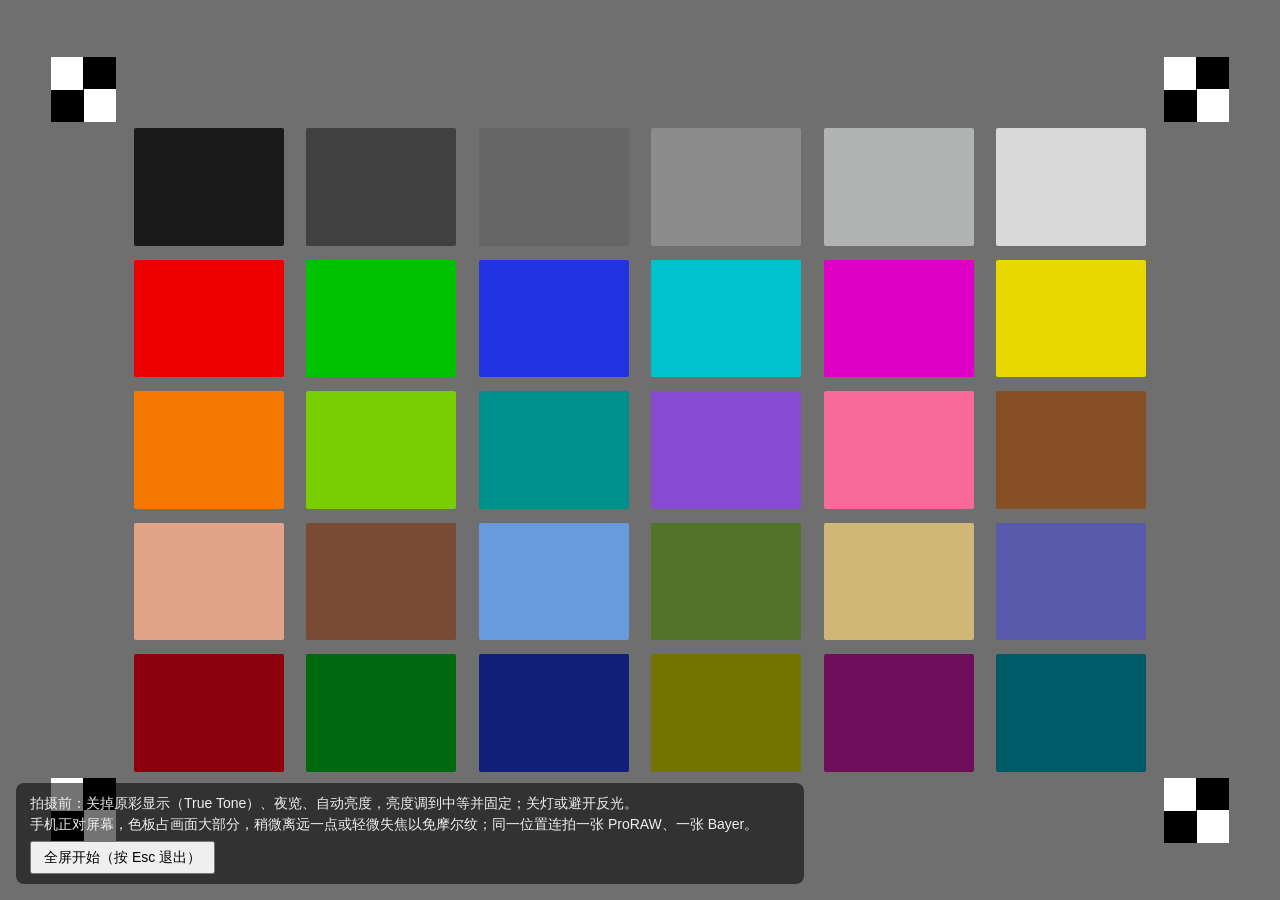
<file: tools/screen-target.html>
<!doctype html>
<html lang="zh">
<head>
<meta charset="utf-8">
<meta name="viewport" content="width=device-width, initial-scale=1">
<meta name="robots" content="noindex">
<title>Calotype 屏幕色块</title>
<style>
  :root { --bg: #6f6f6f; }
  html, body { margin: 0; height: 100%; background: var(--bg); cursor: default; }
  body.shooting { cursor: none; }
  #stage { position: fixed; inset: 0; display: grid; place-items: center; }
  /* Fixed 6 x 5 grid in a 3:2 area, centred, with corner fiducials. */
  #board { position: relative; width: min(92vw, 138vh); aspect-ratio: 3 / 2; }
  #grid { position: absolute; inset: 9% 7%; display: grid;
          grid-template-columns: repeat(6, 1fr); grid-template-rows: repeat(5, 1fr); gap: 2.2%; }
  .patch { border-radius: 2px; }
  .mark { position: absolute; width: 5.5%; aspect-ratio: 1; background:
          conic-gradient(#000 0 25%, #fff 0 50%, #000 0 75%, #fff 0); }
  .mark.tl { left: 0; top: 0; } .mark.tr { right: 0; top: 0; }
  .mark.bl { left: 0; bottom: 0; } .mark.br { right: 0; bottom: 0; }
  #help { position: fixed; left: 16px; right: 16px; bottom: 16px; color: #eee; font: 14px/1.5 -apple-system, "PingFang SC", sans-serif;
          background: rgba(0,0,0,.55); padding: 10px 14px; border-radius: 8px; max-width: 760px; }
  body.shooting #help { display: none; }
  button { font: inherit; margin-top: 6px; padding: 4px 12px; }
</style>
</head>
<body>
<div id="stage"><div id="board">
  <div class="mark tl"></div><div class="mark tr"></div><div class="mark bl"></div><div class="mark br"></div>
  <div id="grid"></div>
</div></div>
<div id="help">
  拍摄前：关掉原彩显示（True Tone）、夜览、自动亮度，亮度调到中等并固定；关灯或避开反光。<br>
  手机正对屏幕，色板占画面大部分，稍微离远一点或轻微失焦以免摩尔纹；同一位置连拍一张 ProRAW、一张 Bayer。<br>
  <button id="go">全屏开始（按 Esc 退出）</button>
</div>
<script>
// Display-P3 encoded values, fixed order, row by row. Keep this order: the analysis reads patches by grid position.
const P = [
  [.10,.10,.10],[.25,.25,.25],[.40,.40,.40],[.55,.55,.55],[.70,.70,.70],[.85,.85,.85],
  [.85,.10,.10],[.10,.75,.15],[.15,.20,.85],[.10,.75,.80],[.80,.15,.75],[.90,.85,.10],
  [.90,.50,.10],[.55,.80,.15],[.10,.55,.55],[.50,.30,.80],[.90,.45,.60],[.50,.32,.18],
  [.85,.65,.55],[.45,.30,.22],[.45,.60,.85],[.35,.45,.20],[.80,.72,.50],[.35,.35,.65],
  [.50,.05,.08],[.05,.40,.12],[.08,.12,.45],[.45,.45,.10],[.40,.10,.35],[.05,.35,.40],
];
const grid = document.getElementById('grid');
const p3 = window.CSS && CSS.supports('color', 'color(display-p3 1 0 0)');
for (const [r, g, b] of P) {
  const d = document.createElement('div');
  d.className = 'patch';
  d.style.background = p3 ? `color(display-p3 ${r} ${g} ${b})` : `rgb(${r*255} ${g*255} ${b*255})`;
  grid.appendChild(d);
}
document.getElementById('go').onclick = async () => {
  try { await document.documentElement.requestFullscreen(); } catch (e) {}
  document.body.classList.add('shooting');
};
document.addEventListener('fullscreenchange', () => {
  if (!document.fullscreenElement) document.body.classList.remove('shooting');
});
</script>
</body>
</html>
</file>
<file: assets/style.css>
/* Calotype — static site styles. No external fonts, no build step. */

:root {
  color-scheme: light dark;
  --paper: #f3eee6;
  --paper-2: #e9e2d6;
  --ink: #1e1713;
  --muted: #5f5249;
  --rule: rgba(30, 23, 19, 0.2);
  --accent: #ff6a00;
  --accent-text: #a94200;
  --on-accent: #1e1713;
  --plate-edge: #1e1713;

  --serif: "Iowan Old Style", "Palatino Linotype", Palatino, "Songti SC", "Noto Serif CJK SC", "Source Han Serif SC", Georgia, serif;
  --sans: system-ui, -apple-system, "PingFang SC", "Hiragino Sans GB", "Noto Sans CJK SC", "Segoe UI", Roboto, sans-serif;
  --mono: ui-monospace, "SF Mono", Menlo, Consolas, "Liberation Mono", monospace;

  --measure: 34rem;
  --gutter: clamp(1.25rem, 5vw, 3rem);
}

@media (prefers-color-scheme: dark) {
  :root {
    --paper: #15100d;
    --paper-2: #1f1814;
    --ink: #eee6da;
    --muted: #b0a193;
    --rule: rgba(238, 230, 218, 0.18);
    --accent-text: #ff8c42;
    --plate-edge: #3a2e27;
  }
}

*,
*::before,
*::after { box-sizing: border-box; }

/* Author display rules (e.g. .section { display: grid }) must not defeat the hidden attribute. */
[hidden] { display: none !important; }

html {
  -webkit-text-size-adjust: 100%;
  text-size-adjust: 100%;
}

body {
  margin: 0;
  background: var(--paper);
  color: var(--ink);
  font: 400 1.0625rem/1.65 var(--sans);
  overflow-wrap: break-word;
}

:lang(zh) body,
body:lang(zh) { line-height: 1.75; }

a { color: inherit; text-decoration-thickness: 1px; text-underline-offset: 0.2em; }
a:hover { color: var(--accent-text); }

:focus-visible {
  outline: 3px solid var(--accent);
  outline-offset: 3px;
  border-radius: 2px;
}

.skip {
  position: absolute;
  left: var(--gutter);
  top: -4rem;
  padding: 0.5rem 0.9rem;
  background: var(--ink);
  color: var(--paper);
  z-index: 10;
}
.skip:focus { top: 0.75rem; }

.wrap {
  width: 100%;
  max-width: 70rem;
  margin: 0 auto;
  padding-inline: var(--gutter);
}

/* ---------- header ---------- */

.site-head {
  display: flex;
  align-items: center;
  justify-content: space-between;
  gap: 1rem;
  padding-block: 1.25rem;
}

.brand {
  display: inline-flex;
  align-items: center;
  gap: 0.6rem;
  text-decoration: none;
  font: 600 1.25rem/1 var(--serif);
  letter-spacing: 0.01em;
}
.brand:hover { color: inherit; }

.mark { width: 1.9rem; height: 1.9rem; flex: none; }
.mark .arc { stroke: var(--ink); }
.mark .dot { fill: var(--accent); }

.site-nav {
  display: flex;
  gap: 1.1rem;
  font: 500 0.8125rem/1 var(--mono);
  letter-spacing: 0.06em;
  text-transform: uppercase;
}
.site-nav a { text-decoration: none; padding-block: 0.4rem; }
.site-nav a[aria-current="page"] { text-decoration: underline; }

/* ---------- hero ---------- */

.hero {
  display: grid;
  gap: 2.5rem;
  padding-block: 1.5rem 3.5rem;
  align-items: center;
}

@media (min-width: 56rem) {
  .hero {
    grid-template-columns: minmax(0, 1.05fr) minmax(0, 1fr);
    gap: 4rem;
    padding-block: 3rem 5rem;
  }
}

.eyebrow {
  margin: 0 0 1rem;
  font: 500 0.75rem/1.4 var(--mono);
  letter-spacing: 0.12em;
  text-transform: uppercase;
  color: var(--muted);
}

h1,
h2,
h3 { font-family: var(--serif); font-weight: 600; }

.hero h1 {
  margin: 0;
  font-size: clamp(2.35rem, 9vw, 4.4rem);
  line-height: 1.06;
  letter-spacing: -0.01em;
}

.lead {
  margin: 1.25rem 0 0;
  max-width: var(--measure);
  font-size: 1.125rem;
}

.cta-row {
  display: flex;
  flex-wrap: wrap;
  align-items: center;
  gap: 0.75rem 1.25rem;
  margin-top: 2rem;
}

.cta {
  display: inline-flex;
  align-items: center;
  gap: 0.6rem;
  min-height: 3rem;
  padding: 0.8rem 1.35rem;
  background: var(--accent);
  color: var(--on-accent);
  font: 650 1rem/1.2 var(--sans);
  text-decoration: none;
  border-radius: 2px;
  box-shadow: inset 0 0 0 1px rgba(30, 23, 19, 0.15);
  transition: background-color 0.15s ease, color 0.15s ease;
}
.cta:hover { background: var(--ink); color: var(--paper); }
.cta .arrow { font-family: var(--mono); font-weight: 500; }

.cta-note {
  margin: 0;
  font-size: 0.875rem;
  color: var(--muted);
  max-width: 22rem;
}

/* ---------- plate (the developing frame) ---------- */

.plate {
  margin: 0;
  justify-self: center;
  width: 100%;
  max-width: 34rem;
}

.plate-frame {
  position: relative;
  padding: clamp(0.75rem, 3vw, 1.25rem);
  background: var(--plate-edge);
  color: #d9cbb9;
}

.plate-edge {
  display: flex;
  justify-content: space-between;
  gap: 1rem;
  font: 500 0.625rem/1 var(--mono);
  letter-spacing: 0.14em;
  text-transform: uppercase;
  color: #c9b8a4;
}
.plate-edge.top { margin-bottom: 0.6rem; }
.plate-edge.bottom { margin-top: 0.6rem; }

.plate-image {
  display: block;
  width: 100%;
  height: auto;
  aspect-ratio: 4 / 3;
  filter: invert(0) sepia(0) saturate(1) grayscale(0) contrast(1);
}

.develop .plate-image {
  animation: develop 4.2s cubic-bezier(0.45, 0, 0.2, 1) 0.4s both;
}

/* Negative with an amber mask -> fog -> monochrome positive -> colour. */
@keyframes develop {
  0%   { filter: invert(1) sepia(0.9) saturate(1.7) grayscale(0) contrast(0.9); }
  22%  { filter: invert(1) sepia(0.9) saturate(1.7) grayscale(0) contrast(0.9); }
  46%  { filter: invert(0.5) sepia(0.4) saturate(1) grayscale(1) contrast(0.6); }
  68%  { filter: invert(0) sepia(0) saturate(1) grayscale(1) contrast(1.05); }
  100% { filter: invert(0) sepia(0) saturate(1) grayscale(0) contrast(1); }
}

.plate-meter {
  height: 2px;
  margin-top: 0.6rem;
  background: rgba(217, 203, 185, 0.18);
  overflow: hidden;
}
.plate-meter span {
  display: block;
  height: 100%;
  background: var(--accent);
  transform-origin: left center;
  transform: scaleX(1);
}
.develop .plate-meter span { animation: meter 4.2s cubic-bezier(0.45, 0, 0.2, 1) 0.4s both; }
@keyframes meter { from { transform: scaleX(0); } to { transform: scaleX(1); } }

.plate-states { display: inline-flex; gap: 0.6em; }
.state-neg { opacity: 0.45; }
.state-pos { opacity: 1; }
.develop .state-neg { animation: state-neg 4.2s linear 0.4s both; }
.develop .state-pos { animation: state-pos 4.2s linear 0.4s both; }
@keyframes state-neg { 0%, 40% { opacity: 1; } 55%, 100% { opacity: 0.45; } }
@keyframes state-pos { 0%, 55% { opacity: 0.45; } 70%, 100% { opacity: 1; } }

.plate figcaption {
  display: flex;
  justify-content: space-between;
  align-items: baseline;
  gap: 1rem;
  margin-top: 0.75rem;
  font-size: 0.8125rem;
  color: var(--muted);
}

.replay {
  appearance: none;
  border: 0;
  background: none;
  padding: 0.35rem 0;
  color: inherit;
  font: 500 0.75rem/1 var(--mono);
  letter-spacing: 0.08em;
  text-transform: uppercase;
  text-decoration: underline;
  text-underline-offset: 0.25em;
  cursor: pointer;
  white-space: nowrap;
}
.replay:hover { color: var(--accent-text); }
.replay[hidden] { display: none; }

@media (prefers-reduced-motion: reduce) {
  .develop .plate-image,
  .develop .plate-meter span,
  .develop .state-neg,
  .develop .state-pos { animation: none; }
  .replay { display: none; }
  .cta { transition: none; }
}

/* ---------- sections ---------- */

.section {
  display: grid;
  gap: 1rem 3rem;
  position: relative;
  padding-block: 2.75rem;
}
.section::before {
  content: "";
  position: absolute;
  top: 0;
  left: var(--gutter);
  right: var(--gutter);
  border-top: 1px solid var(--rule);
}

@media (min-width: 56rem) {
  .section { grid-template-columns: 13rem minmax(0, 1fr); padding-block: 3.75rem; }
}

.section-label {
  margin: 0;
  font: 500 0.75rem/1.5 var(--mono);
  letter-spacing: 0.12em;
  text-transform: uppercase;
  color: var(--muted);
}
.section-label b { color: var(--accent-text); font-weight: 600; margin-right: 0.6em; }

.section h2 {
  margin: 0 0 1rem;
  font-size: clamp(1.6rem, 5vw, 2.25rem);
  line-height: 1.2;
}

.prose { max-width: var(--measure); }
.prose p { margin: 0 0 1rem; }
.prose p:last-child { margin-bottom: 0; }

.aside-note {
  margin-top: 1.5rem;
  padding-left: 1rem;
  border-left: 2px solid var(--accent);
  font-size: 0.9375rem;
  color: var(--muted);
}

/* steps: a darkroom log rather than a card wall */

.steps {
  list-style: none;
  margin: 0;
  padding: 0;
  counter-reset: step;
  max-width: 40rem;
}
.steps li {
  counter-increment: step;
  display: grid;
  grid-template-columns: 3rem minmax(0, 1fr);
  gap: 0.25rem 1rem;
  padding-block: 1rem;
  border-bottom: 1px dashed var(--rule);
}
.steps li:first-child { padding-top: 0.25rem; }
.steps li::before {
  content: counter(step, decimal-leading-zero);
  font: 500 0.875rem/1.9 var(--mono);
  color: var(--accent-text);
}
.steps h3 { margin: 0; font-size: 1.15rem; line-height: 1.5; }
.steps p { grid-column: 2; margin: 0; color: var(--muted); }

/* why: three short notes split by hairlines */

.notes {
  display: grid;
  gap: 0;
  margin: 0;
}
@media (min-width: 44rem) {
  .notes { grid-template-columns: repeat(3, minmax(0, 1fr)); }
  .notes > div + div { border-left: 1px solid var(--rule); padding-left: 1.5rem; }
  .notes > div { padding-right: 1.5rem; }
}
.notes > div { padding-block: 0.75rem; }
@media (max-width: 43.99rem) {
  .notes > div + div { border-top: 1px solid var(--rule); padding-top: 1.25rem; margin-top: 0.5rem; }
}
.notes dt { font: 600 1.2rem/1.4 var(--serif); margin-bottom: 0.5rem; }
.notes dd { margin: 0; color: var(--muted); }

/* requirements */

.specs { margin: 0; max-width: 40rem; }
.specs > div {
  display: grid;
  gap: 0.15rem 1.5rem;
  padding-block: 0.85rem;
  border-bottom: 1px solid var(--rule);
}
@media (min-width: 36rem) {
  .specs > div { grid-template-columns: 8rem minmax(0, 1fr); }
}
.specs dt {
  font: 500 0.75rem/1.9 var(--mono);
  letter-spacing: 0.1em;
  text-transform: uppercase;
  color: var(--muted);
}
.specs dd { margin: 0; }

.closing { margin-top: 2rem; }

/* samples gallery: hidden until real, approved photos are added */

.samples-grid {
  display: grid;
  grid-template-columns: repeat(auto-fill, minmax(15rem, 1fr));
  gap: 1.25rem;
  margin: 0;
  padding: 0;
  list-style: none;
}
.samples-grid figure { margin: 0; }
.samples-grid img {
  display: block;
  width: 100%;
  height: auto;
  background: var(--paper-2);
}
.samples-grid figcaption {
  margin-top: 0.5rem;
  font: 500 0.75rem/1.5 var(--mono);
  color: var(--muted);
}

/* ---------- privacy page ---------- */

.doc { padding-block: 1.5rem 3rem; }
.doc h1 {
  margin: 0 0 0.5rem;
  font-size: clamp(2rem, 7vw, 3rem);
  line-height: 1.1;
}
.doc .updated { margin: 0 0 2rem; font: 500 0.8125rem/1.5 var(--mono); color: var(--muted); }
.doc .summary {
  margin: 0 0 2.5rem;
  padding: 1.1rem 1.25rem;
  border: 1px solid var(--rule);
  border-left: 3px solid var(--accent);
  max-width: 40rem;
}
.doc .summary p { margin: 0; }
.doc section { max-width: 40rem; padding-block: 1.25rem; border-top: 1px solid var(--rule); }
.doc h2 { margin: 0 0 0.6rem; font-size: 1.3rem; line-height: 1.35; }
.doc p, .doc ul { margin: 0 0 0.8rem; }
.doc ul { padding-left: 1.2rem; }
.doc li { margin-bottom: 0.35rem; }
.doc code { font: 0.9em var(--mono); }

/* ---------- footer ---------- */

.site-foot {
  border-top: 1px solid var(--rule);
  padding-block: 2rem 3rem;
  font-size: 0.875rem;
  color: var(--muted);
}
.site-foot .wrap { display: flex; flex-wrap: wrap; gap: 0.75rem 2rem; justify-content: space-between; }
.site-foot ul { display: flex; flex-wrap: wrap; gap: 0.5rem 1.25rem; margin: 0; padding: 0; list-style: none; }
.site-foot p { margin: 0; }

.visually-hidden {
  position: absolute !important;
  width: 1px; height: 1px;
  overflow: hidden;
  clip: rect(0 0 0 0);
  clip-path: inset(50%);
  white-space: nowrap;
}

@media print {
  .plate, .cta-row, .site-nav, .replay { display: none; }
}
</file>
